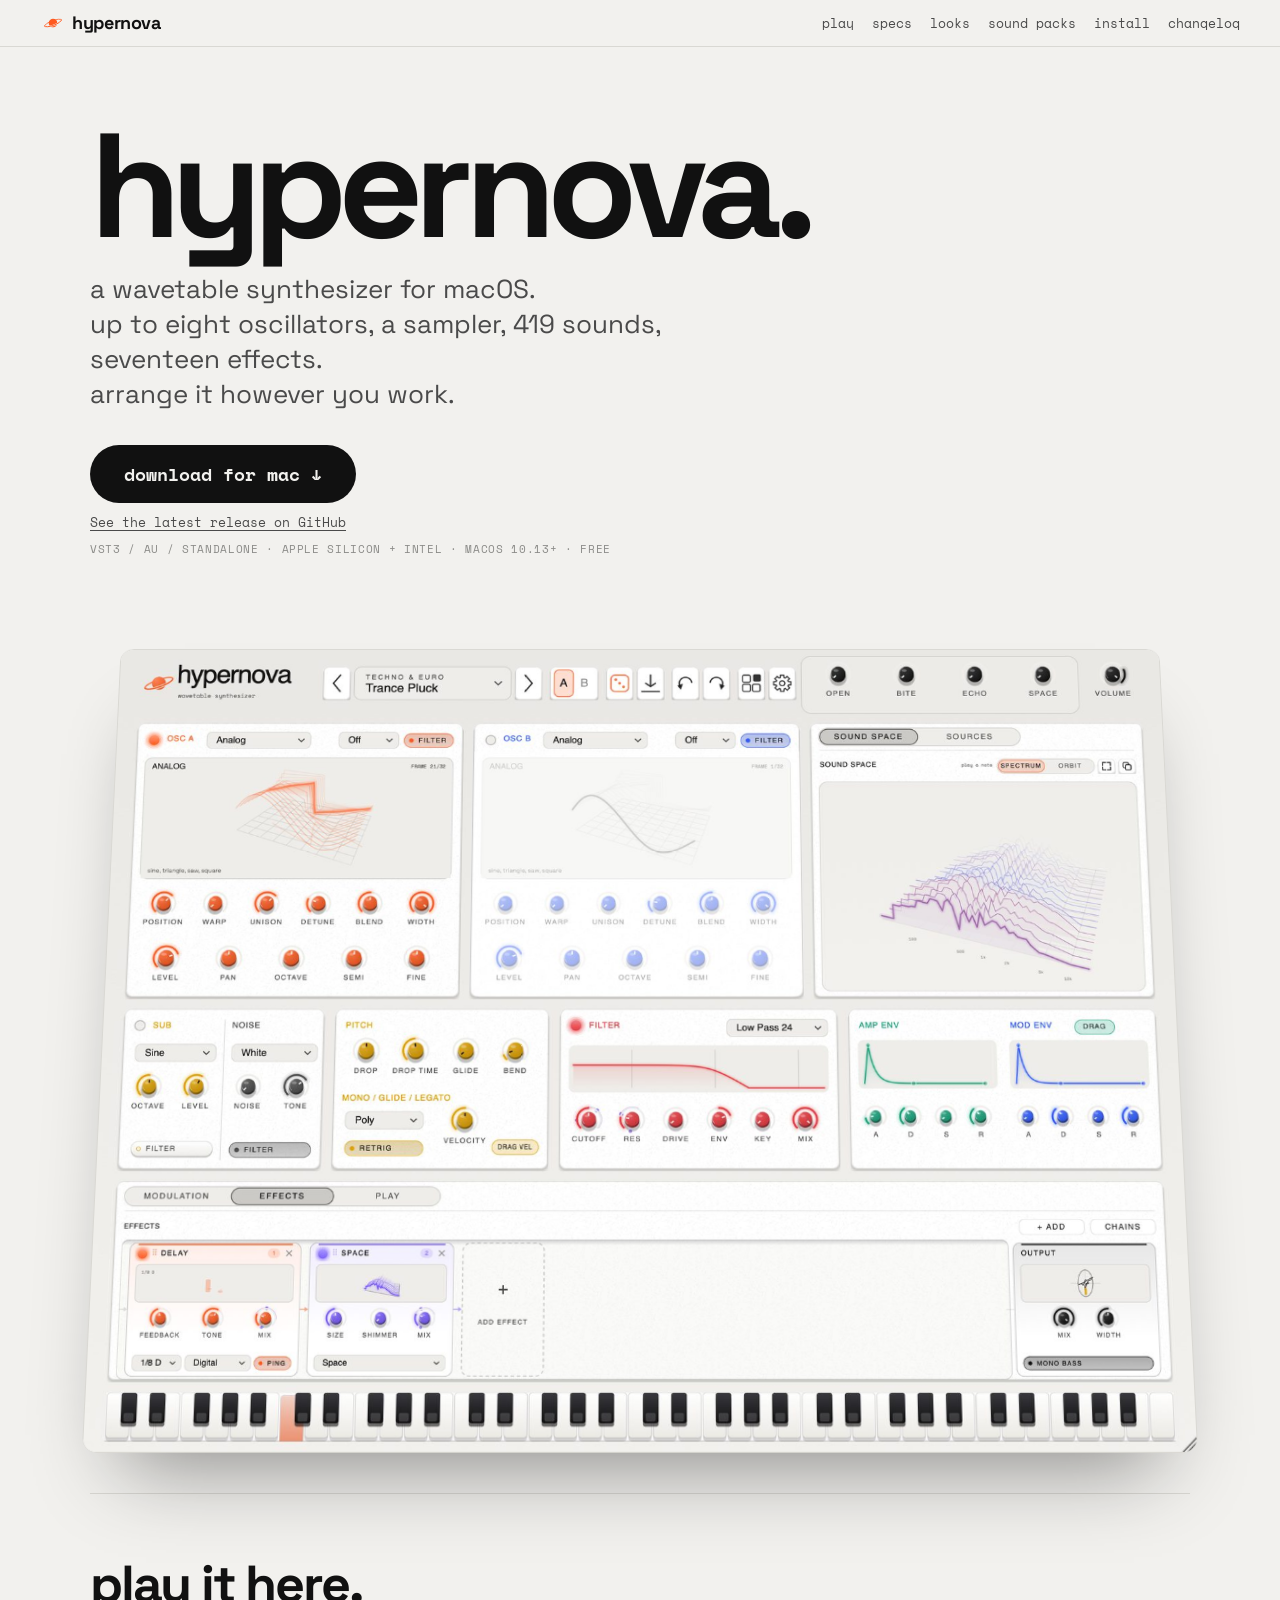
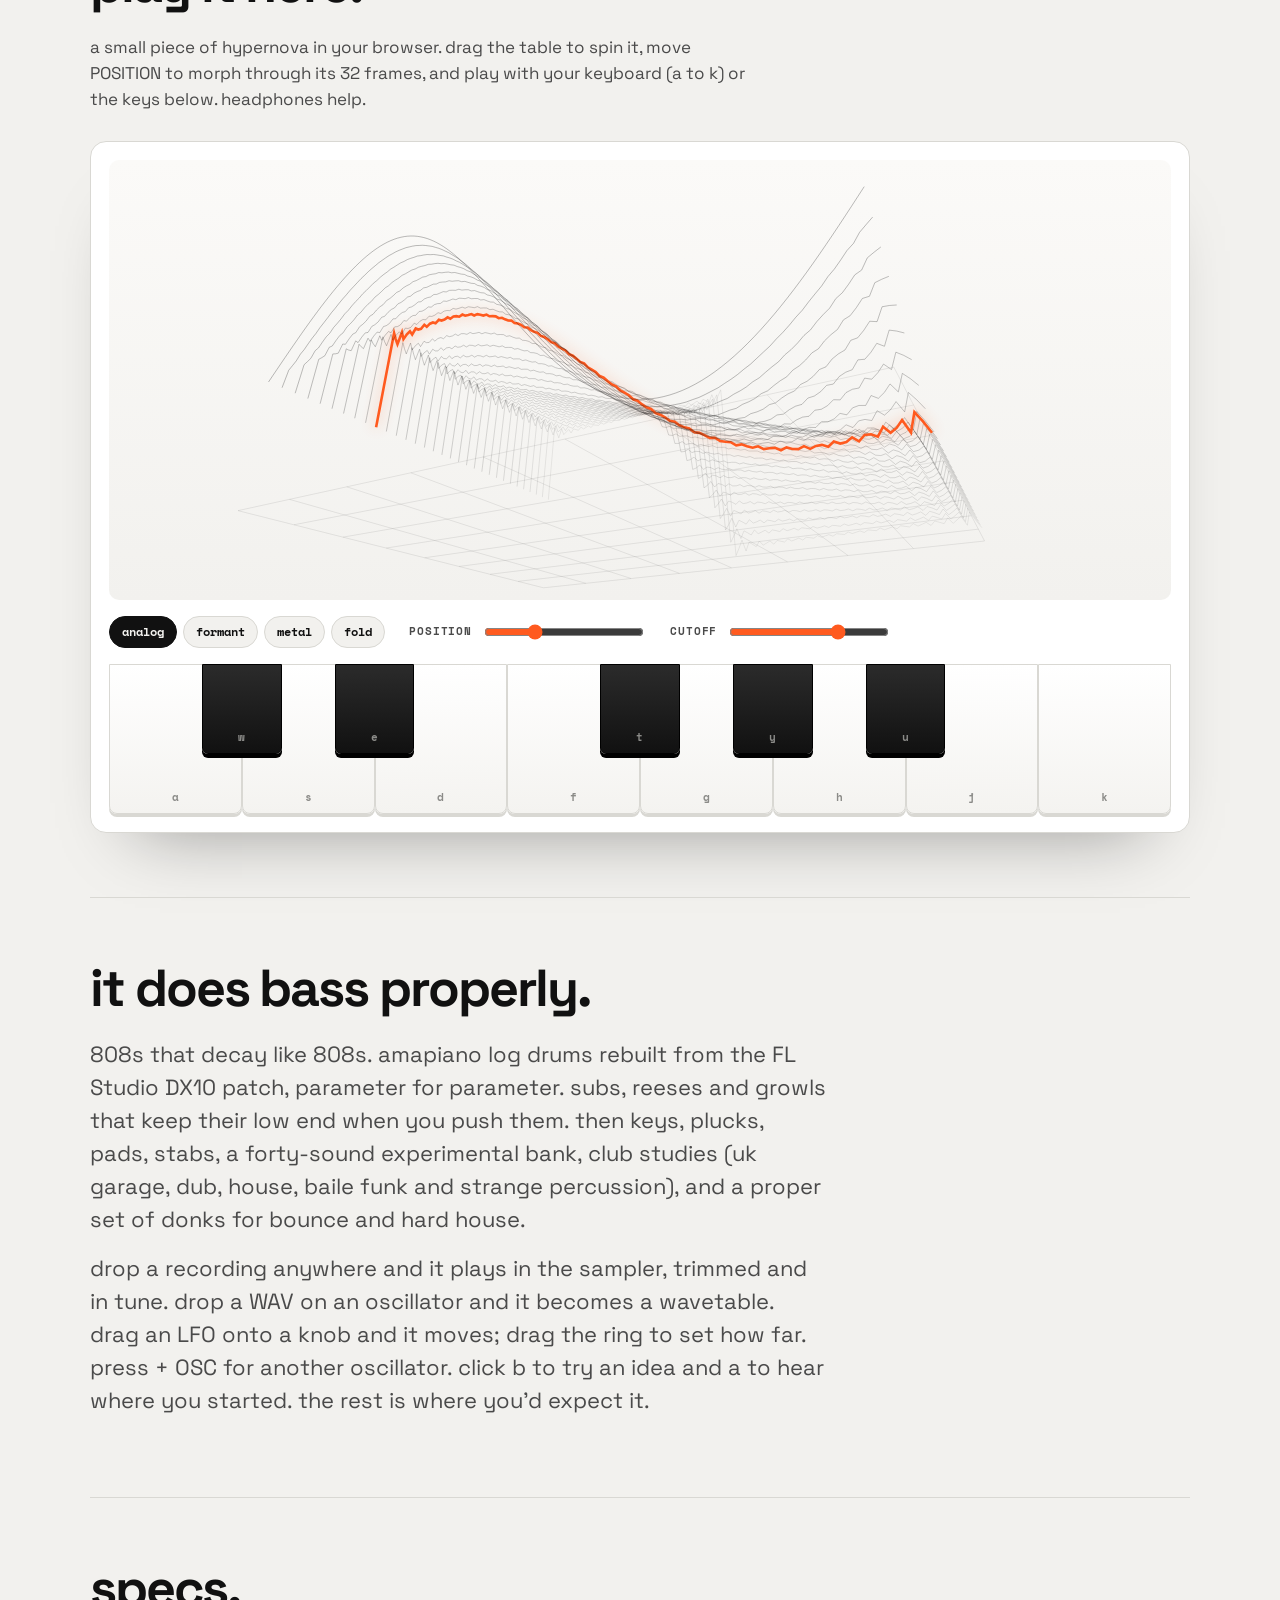
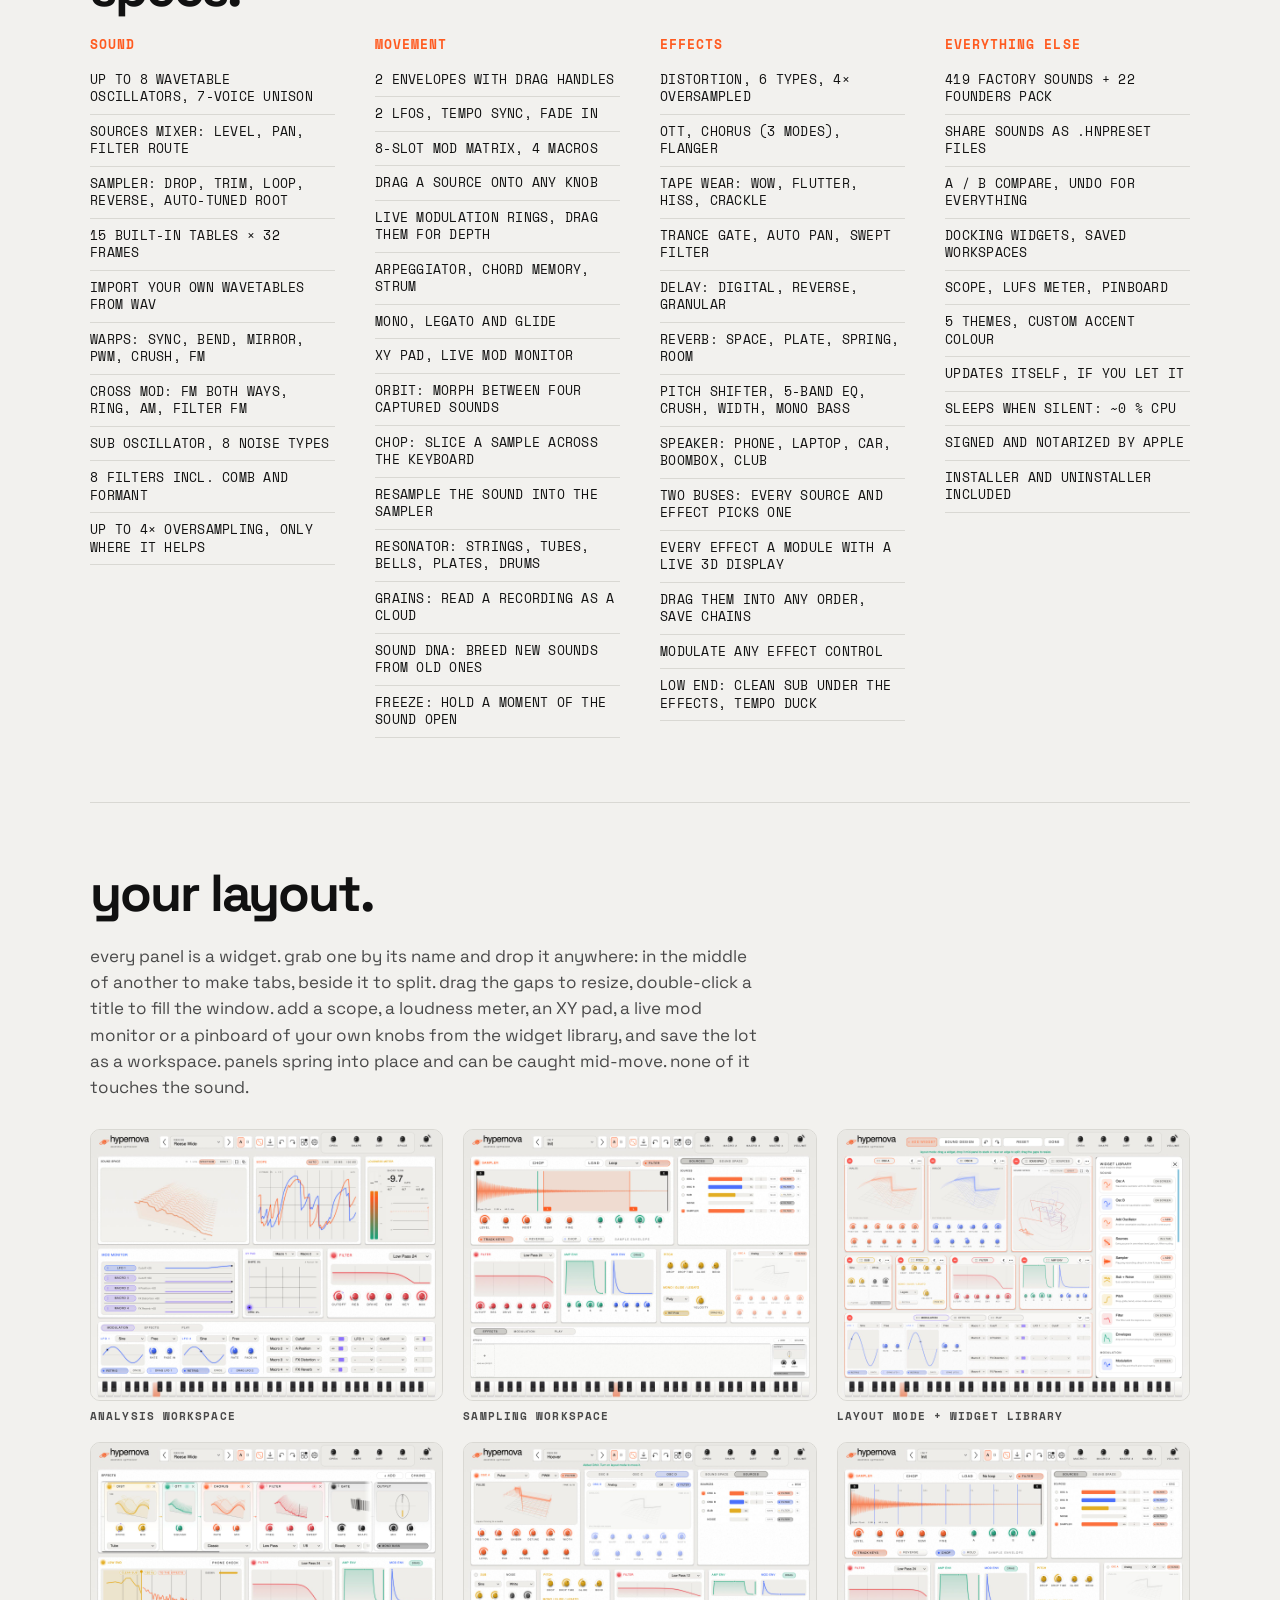
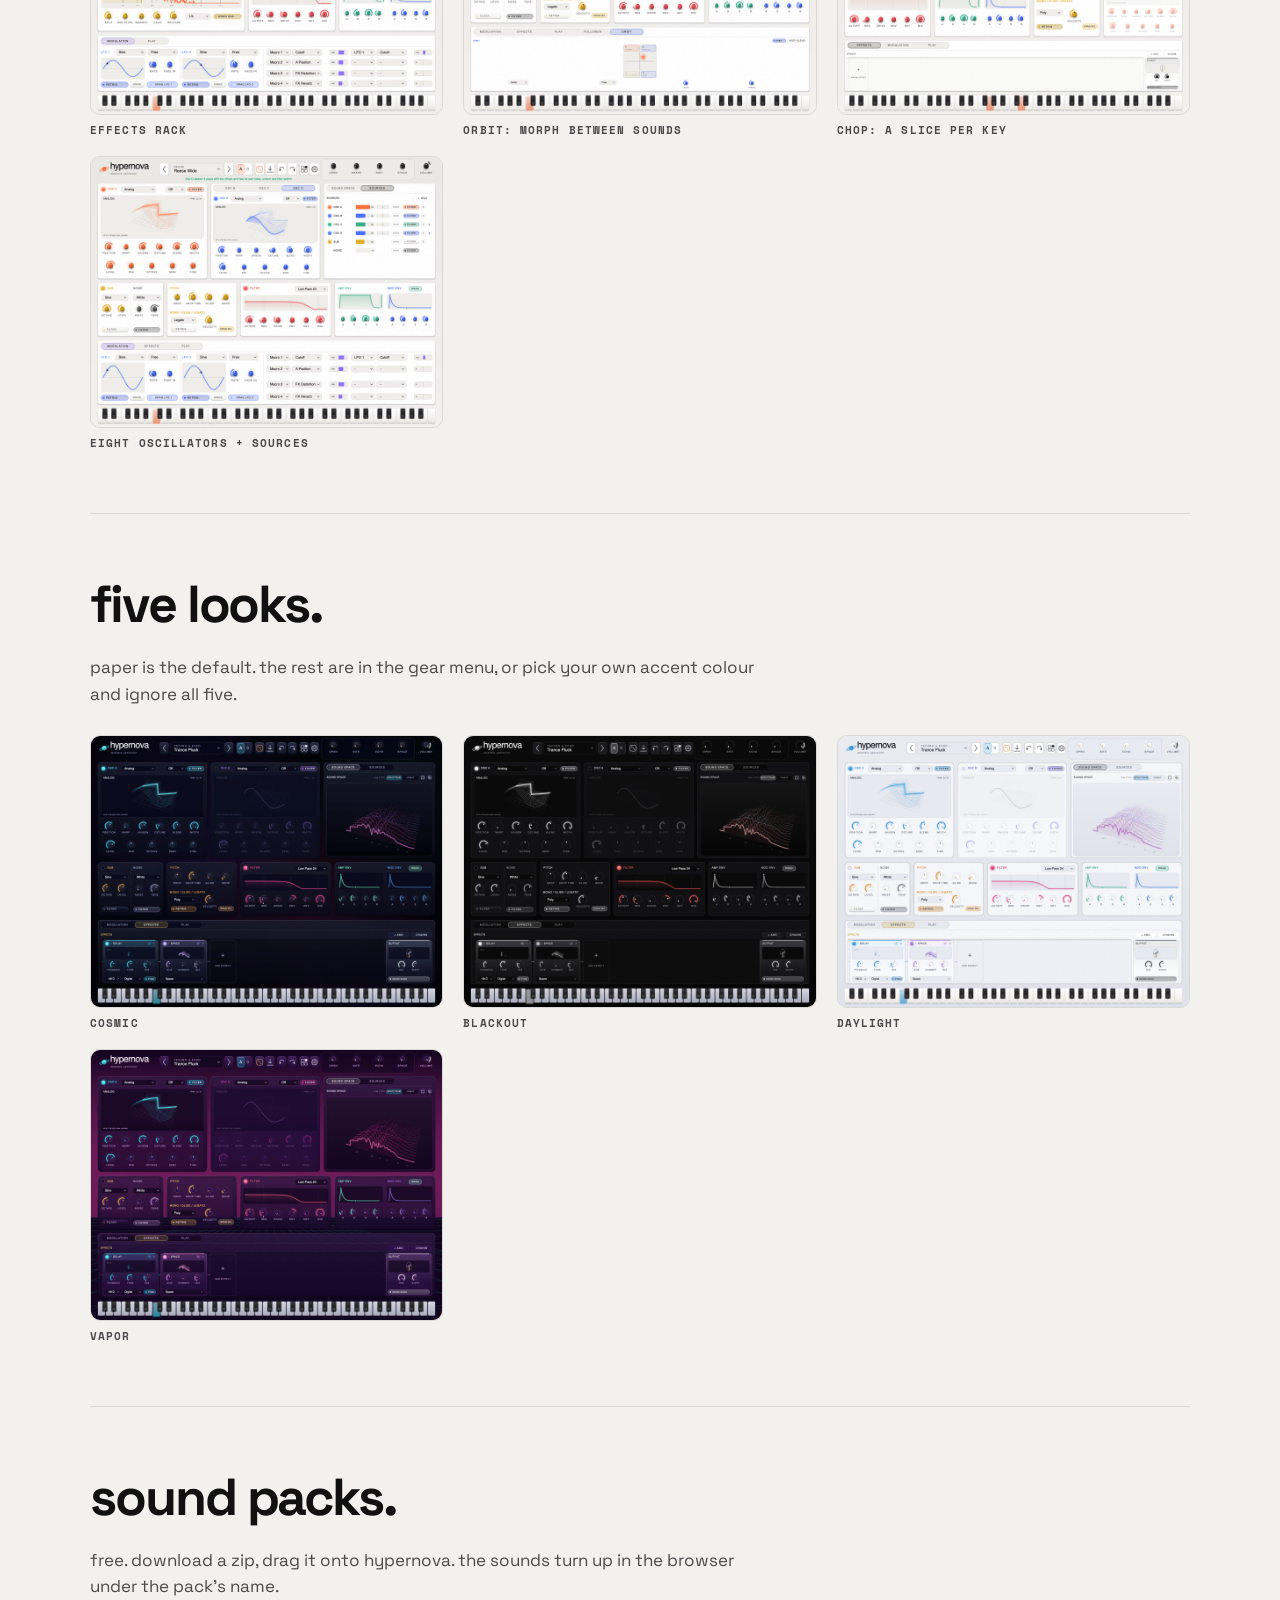
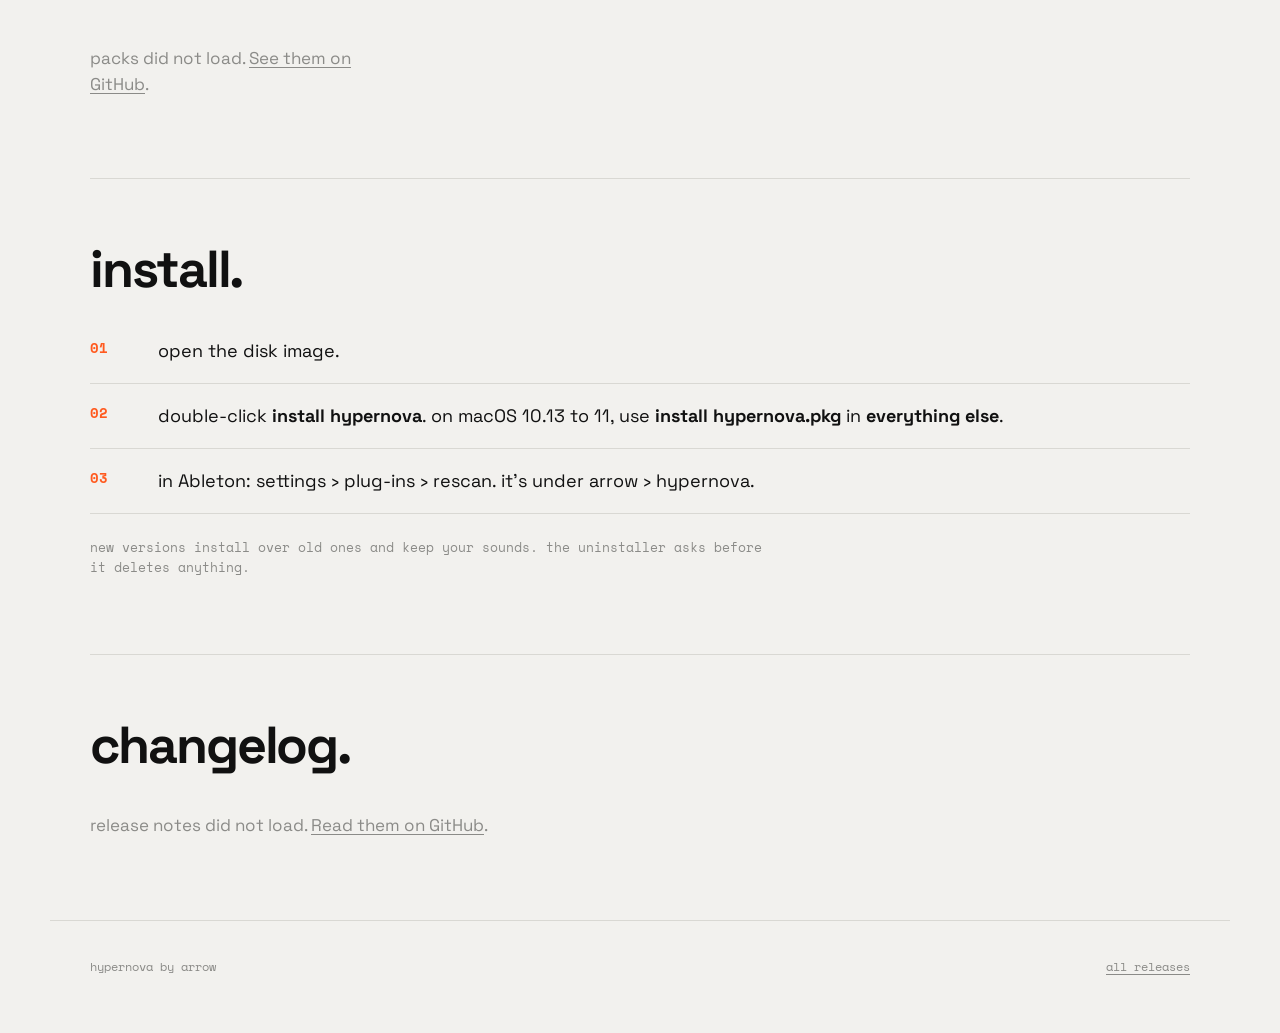
<file: docs/index.html>
<!doctype html>
<html lang="en">
<head>
  <meta charset="utf-8">
  <meta name="viewport" content="width=device-width, initial-scale=1, viewport-fit=cover">
  <title>Hypernova, a wavetable synthesizer for macOS</title>
  <meta name="description" content="Hypernova is a wavetable synthesizer for macOS. Up to eight oscillators, a sampler, 419 sounds, a panel layout you arrange yourself, wavetable import, cross modulation, morphing between captured sounds and seventeen effects in a rack, on two buses. VST3, AU and standalone, for Apple Silicon and Intel.">
  <meta name="theme-color" content="#f2f1ee">
  <meta name="color-scheme" content="light">
  <meta property="og:type" content="website">
  <meta property="og:title" content="Hypernova">
  <meta property="og:description" content="a wavetable synthesizer for macOS. VST3, AU and standalone.">
  <meta property="og:image" content="https://erinuckuzular-ai.github.io/Hypernova/assets/theme_paper.jpg">
  <meta name="twitter:card" content="summary_large_image">
  <link rel="icon" href="favicon.svg" type="image/svg+xml">
  <link rel="preconnect" href="https://fonts.googleapis.com">
  <link rel="preconnect" href="https://fonts.gstatic.com" crossorigin>
  <link rel="stylesheet" href="https://fonts.googleapis.com/css2?family=Space+Grotesk:wght@400;500;700&family=Space+Mono:wght@400;700&display=swap">
  <link rel="stylesheet" href="style.css?v=6">
  <script src="app.js?v=5" defer></script>
  <script src="play.js?v=5" defer></script>
</head>
<body>
  <a class="skip" href="#main">skip to content</a>

  <header class="top">
    <a class="brand" href="./" aria-label="Hypernova home">hypernova</a>
    <nav class="nav" aria-label="Sections">
      <a href="#play">play</a>
      <a href="#specs">specs</a>
      <a href="#looks">looks</a>
      <a href="#packs">sound packs</a>
      <a href="#install">install</a>
      <a href="#changelog">changelog</a>
    </nav>
  </header>

  <main id="main">
    <section class="hero" aria-labelledby="hero-title">
      <h1 id="hero-title">hypernova.</h1>
      <p class="tagline">a wavetable synthesizer for macOS.<br>up to eight oscillators, a sampler, 419 sounds, seventeen effects.<br>arrange it however you work.</p>

      <div class="cta">
        <a class="download" href="https://github.com/erinuckuzular-ai/Hypernova/releases/latest" id="download">download for mac</a>
        <p class="release-meta" id="release-meta" aria-live="polite">checking the latest release&hellip;</p>
        <p class="compat">VST3 / AU / STANDALONE &middot; APPLE SILICON + INTEL &middot; MACOS 10.13+ &middot; FREE</p>
      </div>

      <figure class="hero-shot" aria-label="Move the pointer to tilt">
        <img src="assets/theme_paper.jpg" width="1600" height="1232" fetchpriority="high"
             alt="The Hypernova editor in the Paper theme: two wavetable oscillators in 3D, Sound Space, filter, envelopes and the modulation deck.">
      </figure>
    </section>


    <section id="play" class="section play" aria-labelledby="play-title">
      <h2 id="play-title">play it here.</h2>
      <p class="lede">a small piece of hypernova in your browser. drag the table to spin it, move POSITION to morph through its 32 frames, and play with your keyboard (a to k) or the keys below. headphones help.</p>
      <div class="rig">
        <canvas id="wt3d" class="wt3d" aria-label="A 3D wavetable: 32 frames stacked in depth, the playing frame in orange." role="img"></canvas>
        <div class="controls">
          <div class="tables" role="group" aria-label="Wavetable">
            <button data-table="analog" aria-pressed="true">analog</button>
            <button data-table="formant" aria-pressed="false">formant</button>
            <button data-table="metal" aria-pressed="false">metal</button>
            <button data-table="fold" aria-pressed="false">fold</button>
          </div>
          <label class="slider">POSITION <input id="wt-pos" type="range" min="0" max="100" value="30"></label>
          <label class="slider">CUTOFF <input id="wt-cut" type="range" min="0" max="100" value="70"></label>
        </div>
        <div class="keys" aria-label="Keyboard"><button class="key white" data-note="48" aria-label="note 48"><span>a</span></button><button class="key white" data-note="50" aria-label="note 50"><span>s</span></button><button class="key white" data-note="52" aria-label="note 52"><span>d</span></button><button class="key white" data-note="53" aria-label="note 53"><span>f</span></button><button class="key white" data-note="55" aria-label="note 55"><span>g</span></button><button class="key white" data-note="57" aria-label="note 57"><span>h</span></button><button class="key white" data-note="59" aria-label="note 59"><span>j</span></button><button class="key white" data-note="60" aria-label="note 60"><span>k</span></button><button class="key black" data-note="49" style="--i:0" aria-label="note 49"><span>w</span></button><button class="key black" data-note="51" style="--i:1" aria-label="note 51"><span>e</span></button><button class="key black" data-note="54" style="--i:3" aria-label="note 54"><span>t</span></button><button class="key black" data-note="56" style="--i:4" aria-label="note 56"><span>y</span></button><button class="key black" data-note="58" style="--i:5" aria-label="note 58"><span>u</span></button></div>
      </div>
    </section>

    <section class="intro section">
      <h2>it does bass properly.</h2>
      <p>808s that decay like 808s. amapiano log drums rebuilt from the FL Studio DX10 patch, parameter for parameter. subs, reeses and growls that keep their low end when you push them. then keys, plucks, pads, stabs, a forty-sound experimental bank, club studies (uk garage, dub, house, baile funk and strange percussion), and a proper set of donks for bounce and hard house.</p>
      <p>drop a recording anywhere and it plays in the sampler, trimmed and in tune. drop a WAV on an oscillator and it becomes a wavetable. drag an LFO onto a knob and it moves; drag the ring to set how far. press + OSC for another oscillator. click b to try an idea and a to hear where you started. the rest is where you'd expect it.</p>
    </section>

    <section id="specs" class="section" aria-labelledby="specs-title">
      <h2 id="specs-title">specs.</h2>
      <div class="spec-grid">
        <div>
          <h3>sound</h3>
          <ul class="spec">
            <li>UP TO 8 WAVETABLE OSCILLATORS, 7-VOICE UNISON</li>
            <li>SOURCES MIXER: LEVEL, PAN, FILTER ROUTE</li>
            <li>SAMPLER: DROP, TRIM, LOOP, REVERSE, AUTO-TUNED ROOT</li>
            <li>15 BUILT-IN TABLES &times; 32 FRAMES</li>
            <li>IMPORT YOUR OWN WAVETABLES FROM WAV</li>
            <li>WARPS: SYNC, BEND, MIRROR, PWM, CRUSH, FM</li>
            <li>CROSS MOD: FM BOTH WAYS, RING, AM, FILTER FM</li>
            <li>SUB OSCILLATOR, 8 NOISE TYPES</li>
            <li>8 FILTERS INCL. COMB AND FORMANT</li>
            <li>UP TO 4&times; OVERSAMPLING, ONLY WHERE IT HELPS</li>
          </ul>
        </div>
        <div>
          <h3>movement</h3>
          <ul class="spec">
            <li>2 ENVELOPES WITH DRAG HANDLES</li>
            <li>2 LFOS, TEMPO SYNC, FADE IN</li>
            <li>8-SLOT MOD MATRIX, 4 MACROS</li>
            <li>DRAG A SOURCE ONTO ANY KNOB</li>
            <li>LIVE MODULATION RINGS, DRAG THEM FOR DEPTH</li>
            <li>ARPEGGIATOR, CHORD MEMORY, STRUM</li>
            <li>MONO, LEGATO AND GLIDE</li>
            <li>XY PAD, LIVE MOD MONITOR</li>
            <li>ORBIT: MORPH BETWEEN FOUR CAPTURED SOUNDS</li>
            <li>CHOP: SLICE A SAMPLE ACROSS THE KEYBOARD</li>
            <li>RESAMPLE THE SOUND INTO THE SAMPLER</li>
            <li>RESONATOR: STRINGS, TUBES, BELLS, PLATES, DRUMS</li>
            <li>GRAINS: READ A RECORDING AS A CLOUD</li>
            <li>SOUND DNA: BREED NEW SOUNDS FROM OLD ONES</li>
            <li>FREEZE: HOLD A MOMENT OF THE SOUND OPEN</li>
          </ul>
        </div>
        <div>
          <h3>effects</h3>
          <ul class="spec">
            <li>DISTORTION, 6 TYPES, 4&times; OVERSAMPLED</li>
            <li>OTT, CHORUS (3 MODES), FLANGER</li>
            <li>TAPE WEAR: WOW, FLUTTER, HISS, CRACKLE</li>
            <li>TRANCE GATE, AUTO PAN, SWEPT FILTER</li>
            <li>DELAY: DIGITAL, REVERSE, GRANULAR</li>
            <li>REVERB: SPACE, PLATE, SPRING, ROOM</li>
            <li>PITCH SHIFTER, 5-BAND EQ, CRUSH, WIDTH, MONO BASS</li>
            <li>SPEAKER: PHONE, LAPTOP, CAR, BOOMBOX, CLUB</li>
            <li>TWO BUSES: EVERY SOURCE AND EFFECT PICKS ONE</li>
            <li>EVERY EFFECT A MODULE WITH A LIVE 3D DISPLAY</li>
            <li>DRAG THEM INTO ANY ORDER, SAVE CHAINS</li>
            <li>MODULATE ANY EFFECT CONTROL</li>
            <li>LOW END: CLEAN SUB UNDER THE EFFECTS, TEMPO DUCK</li>
          </ul>
        </div>
        <div>
          <h3>everything else</h3>
          <ul class="spec">
            <li>419 FACTORY SOUNDS + 22 FOUNDERS PACK</li>
            <li>SHARE SOUNDS AS .HNPRESET FILES</li>
            <li>A / B COMPARE, UNDO FOR EVERYTHING</li>
            <li>DOCKING WIDGETS, SAVED WORKSPACES</li>
            <li>SCOPE, LUFS METER, PINBOARD</li>
            <li>5 THEMES, CUSTOM ACCENT COLOUR</li>
            <li>UPDATES ITSELF, IF YOU LET IT</li>
            <li>SLEEPS WHEN SILENT: ~0 % CPU</li>
            <li>SIGNED AND NOTARIZED BY APPLE</li>
            <li>INSTALLER AND UNINSTALLER INCLUDED</li>
          </ul>
        </div>
      </div>
    </section>

    <section id="layout" class="section" aria-labelledby="layout-title">
      <h2 id="layout-title">your layout.</h2>
      <p class="lede">every panel is a widget. grab one by its name and drop it anywhere: in the middle of another to make tabs, beside it to split. drag the gaps to resize, double-click a title to fill the window. add a scope, a loudness meter, an XY pad, a live mod monitor or a pinboard of your own knobs from the widget library, and save the lot as a workspace. panels spring into place and can be caught mid-move. none of it touches the sound.</p>
      <div class="shots">
        <figure class="shot">
          <img src="assets/widgets_analysis.jpg" width="1600" height="1232" loading="lazy" alt="The Analysis workspace: Sound Space, a scope locked to the note, a loudness meter, a mod monitor, an XY pad and the filter.">
          <figcaption>ANALYSIS WORKSPACE</figcaption>
        </figure>
        <figure class="shot">
          <img src="assets/widgets_sampling.jpg" width="1600" height="1232" loading="lazy" alt="The Sampling workspace: a sample's waveform with start, end and loop markers, over the filter, envelopes and effects.">
          <figcaption>SAMPLING WORKSPACE</figcaption>
        </figure>
        <figure class="shot">
          <img src="assets/widgets_layout.jpg" width="1600" height="1232" loading="lazy" alt="Layout mode: each panel has a handle and round buttons, and the widget library sits alongside.">
          <figcaption>LAYOUT MODE + WIDGET LIBRARY</figcaption>
        </figure>
        <figure class="shot">
          <img src="assets/widgets_effects.jpg" width="1600" height="1232" loading="lazy" alt="The Effects workspace: the effects rack, each effect a module with its own live display, over Low End, the filter and the envelopes.">
          <figcaption>EFFECTS RACK</figcaption>
        </figure>
        <figure class="shot">
          <img src="assets/widgets_orbit.jpg" width="1600" height="1232" loading="lazy" alt="The Orbit pad: four captured sounds at the corners of a square, with the point that morphs between them.">
          <figcaption>ORBIT: MORPH BETWEEN SOUNDS</figcaption>
        </figure>
        <figure class="shot">
          <img src="assets/widgets_chop.jpg" width="1600" height="1232" loading="lazy" alt="A sample cut into eight slices, each marked with the key it plays from.">
          <figcaption>CHOP: A SLICE PER KEY</figcaption>
        </figure>
        <figure class="shot">
          <img src="assets/widgets_sources.jpg" width="1600" height="1232" loading="lazy" alt="Two added oscillators as tabs beside Osc B, and the Sources mixer with a row for every source.">
          <figcaption>EIGHT OSCILLATORS + SOURCES</figcaption>
        </figure>
      </div>
    </section>

    <section id="looks" class="section" aria-labelledby="looks-title">
      <h2 id="looks-title">five looks.</h2>
      <p class="lede">paper is the default. the rest are in the gear menu, or pick your own accent colour and ignore all five.</p>
      <div class="shots">
        <figure class="shot">
          <img src="assets/theme_cosmic.jpg" width="1600" height="1232" loading="lazy" alt="Hypernova in the Cosmic theme.">
          <figcaption>COSMIC</figcaption>
        </figure>
        <figure class="shot">
          <img src="assets/theme_blackout.jpg" width="1600" height="1232" loading="lazy" alt="Hypernova in the Blackout theme.">
          <figcaption>BLACKOUT</figcaption>
        </figure>
        <figure class="shot">
          <img src="assets/theme_daylight.jpg" width="1600" height="1232" loading="lazy" alt="Hypernova in the Daylight theme.">
          <figcaption>DAYLIGHT</figcaption>
        </figure>
        <figure class="shot">
          <img src="assets/theme_vapor.jpg" width="1600" height="1232" loading="lazy" alt="Hypernova in the Vapor theme.">
          <figcaption>VAPOR</figcaption>
        </figure>
      </div>
    </section>

    <section id="packs" class="section" aria-labelledby="packs-title">
      <h2 id="packs-title">sound packs.</h2>
      <p class="lede">free. download a zip, drag it onto hypernova. the sounds turn up in the browser under the pack's name.</p>
      <div id="packs-list" class="packs" aria-live="polite">
        <p class="muted">loading packs&hellip;</p>
      </div>
    </section>

    <section id="install" class="section" aria-labelledby="install-title">
      <h2 id="install-title">install.</h2>
      <ol class="steps">
        <li><span class="n">01</span><p>open the disk image.</p></li>
        <li><span class="n">02</span><p>double-click <strong>install hypernova</strong>. on macOS 10.13 to 11, use <strong>install hypernova.pkg</strong> in <strong>everything else</strong>.</p></li>
        <li><span class="n">03</span><p>in Ableton: settings &rsaquo; plug-ins &rsaquo; rescan. it's under arrow &rsaquo; hypernova.</p></li>
      </ol>
      <p class="fineprint">new versions install over old ones and keep your sounds. the uninstaller asks before it deletes anything.</p>
    </section>

    <section id="changelog" class="section" aria-labelledby="changelog-title">
      <h2 id="changelog-title">changelog.</h2>
      <div id="releases" class="releases" aria-live="polite">
        <p class="muted">loading releases&hellip;</p>
      </div>
    </section>
  </main>

  <footer class="foot">
    <p>hypernova by arrow</p>
    <p><a href="https://github.com/erinuckuzular-ai/Hypernova/releases">all releases</a></p>
  </footer>
</body>
</html>
</file>
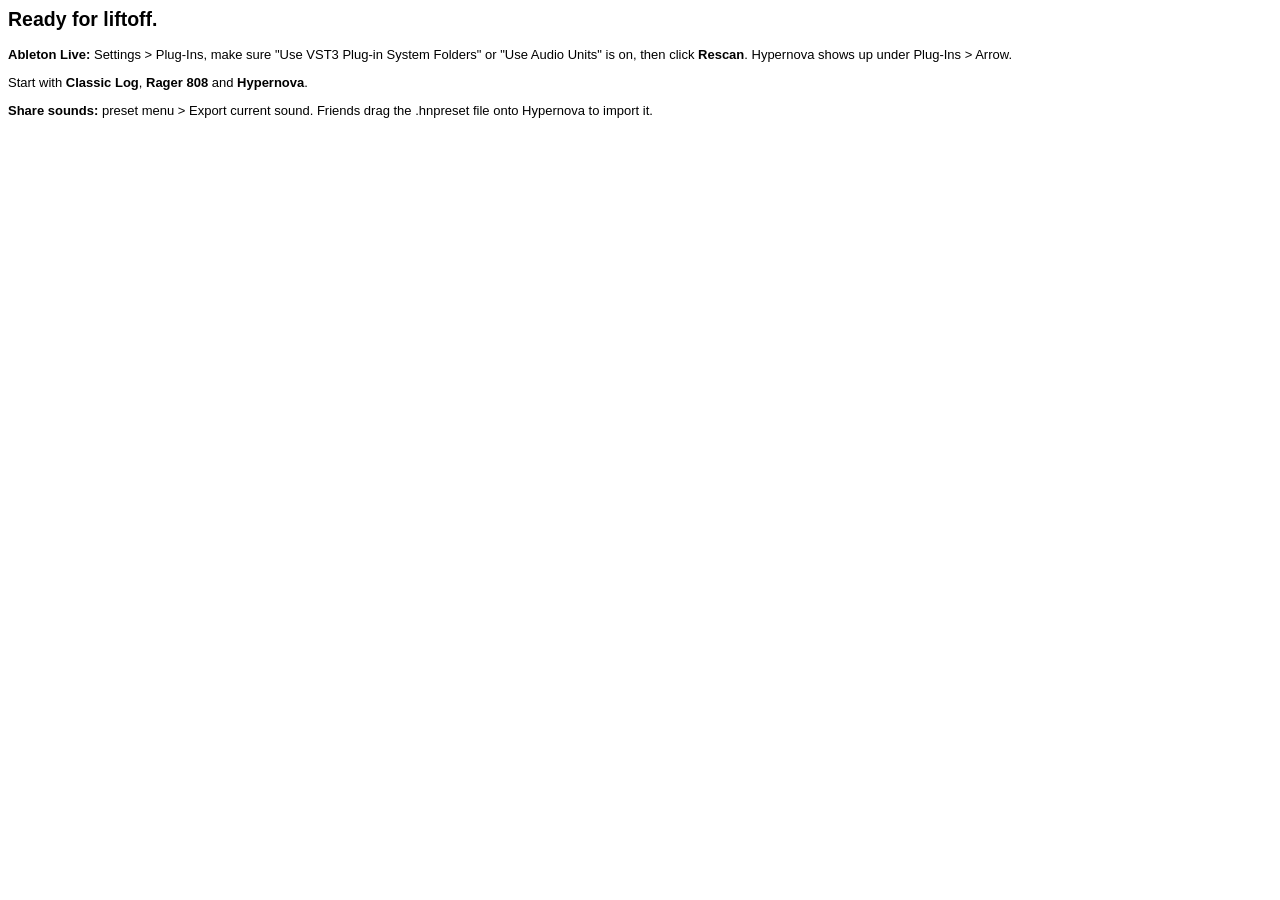
<file: packaging/resources/conclusion.html>
<html><body style="font-family: -apple-system, sans-serif; font-size: 13px;">
<h2>Ready for liftoff.</h2>
<p><b>Ableton Live:</b> Settings &gt; Plug-Ins, make sure "Use VST3 Plug-in System Folders" or "Use Audio Units" is on, then click <b>Rescan</b>.
Hypernova shows up under Plug-Ins &gt; Arrow.</p>
<p>Start with <b>Classic Log</b>, <b>Rager 808</b> and <b>Hypernova</b>.</p>
<p><b>Share sounds:</b> preset menu &gt; Export current sound. Friends drag the .hnpreset file onto Hypernova to import it.</p>
</body></html>
</file>
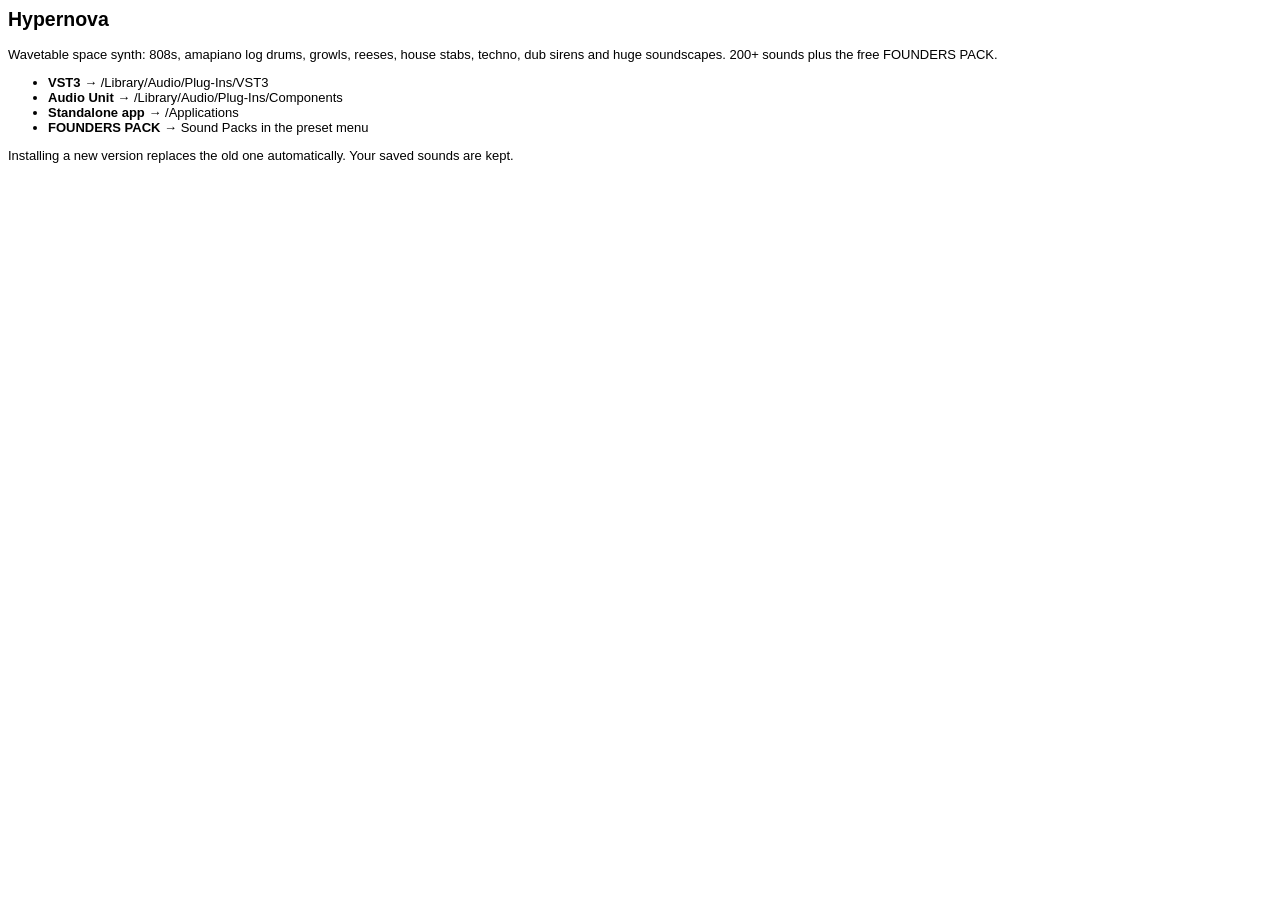
<file: packaging/resources/welcome.html>
<html><body style="font-family: -apple-system, sans-serif; font-size: 13px;">
<h2>Hypernova</h2>
<p>Wavetable space synth: 808s, amapiano log drums, growls, reeses, house stabs, techno, dub sirens and huge soundscapes. 200+ sounds plus the free FOUNDERS PACK.</p>
<ul>
  <li><b>VST3</b> &rarr; /Library/Audio/Plug-Ins/VST3</li>
  <li><b>Audio Unit</b> &rarr; /Library/Audio/Plug-Ins/Components</li>
  <li><b>Standalone app</b> &rarr; /Applications</li>
  <li><b>FOUNDERS PACK</b> &rarr; Sound Packs in the preset menu</li>
</ul>
<p>Installing a new version replaces the old one automatically. Your saved sounds are kept.</p>
</body></html>
</file>
<file: docs/style.css>
/* hypernova site. light, quiet, specific. one accent colour. */
:root {
  --bg: #f2f1ee;
  --card: #ffffff;
  --ink: #111111;
  --ink-2: #4a4a4a;
  --ink-3: #8b8b88;
  --rule: #d9d8d3;
  --accent: #ff5a1f;
  --mono: "Space Mono", ui-monospace, Menlo, monospace;
  --sans: "Space Grotesk", ui-sans-serif, -apple-system, "Helvetica Neue", sans-serif;
  --gutter: 16px;
  --max: 1180px;
}
@media (min-width: 720px) { :root { --gutter: 40px; } }

* { box-sizing: border-box; }
html { -webkit-text-size-adjust: 100%; scroll-behavior: smooth; }
@media (prefers-reduced-motion: reduce) { html { scroll-behavior: auto; } }
body {
  margin: 0;
  background: var(--bg);
  color: var(--ink);
  font: 400 17px/1.55 var(--sans);
  -webkit-font-smoothing: antialiased;
  overflow-x: hidden;
}
img { max-width: 100%; height: auto; display: block; }
a { color: inherit; text-decoration-thickness: 1px; text-underline-offset: 3px; }
a:hover { color: var(--accent); }
strong { font-weight: 700; }
code { font-family: var(--mono); font-size: 0.9em; }

.skip { position: absolute; left: -9999px; }
.skip:focus { left: var(--gutter); top: 8px; background: var(--ink); color: var(--bg); padding: 6px 10px; z-index: 10; }

/* header */
.top {
  position: sticky; top: 0; z-index: 5;
  display: flex; align-items: center; justify-content: space-between; gap: 16px;
  padding: 14px var(--gutter);
  background: rgba(242, 241, 238, 0.9);
  backdrop-filter: blur(8px);
  border-bottom: 1px solid var(--rule);
}
.brand { font: 700 18px/1 var(--sans); letter-spacing: -0.02em; text-decoration: none; }
.brand::before { content: ""; display: inline-block; width: 26px; height: 16px; background: url("assets/mark.svg") center / contain no-repeat; margin-right: 6px; vertical-align: -2px; }
.nav { display: flex; gap: 18px; font: 400 13px/1 var(--mono); overflow-x: auto; }
.nav a { text-decoration: none; color: var(--ink-2); white-space: nowrap; }
.nav a:hover { color: var(--accent); }
@media (max-width: 640px) { .nav a:not([href="#packs"]):not([href="#changelog"]) { display: none; } }

main { max-width: var(--max); margin: 0 auto; padding: 0 var(--gutter); }

/* hero */
.hero { padding: 72px 0 40px; }
.hero h1 { font: 700 clamp(56px, 12vw, 148px)/0.9 var(--sans); letter-spacing: -0.06em; margin: 0 0 20px; }
.tagline { font-size: clamp(19px, 2.4vw, 26px); line-height: 1.35; max-width: 40rem; margin: 0 0 32px; color: var(--ink-2); }
.cta { display: flex; flex-direction: column; align-items: flex-start; gap: 10px; margin-bottom: 48px; }
.download {
  display: inline-block;
  background: var(--ink); color: var(--bg);
  font: 700 18px/1 var(--mono); text-transform: lowercase;
  padding: 20px 34px; border-radius: 999px; text-decoration: none;
  transition: background 0.15s ease;
}
.download::after { content: " \2193"; }
.download:hover, .download:focus-visible { background: var(--accent); color: var(--ink); }
.release-meta { margin: 0; font: 400 13px/1.4 var(--mono); color: var(--ink-2); }
.release-meta .sep { color: var(--ink-3); margin: 0 0.6em; }
.release-meta .ver { color: var(--ink); font-weight: 700; }
.compat { margin: 0; font: 400 11px/1.5 var(--mono); letter-spacing: 0.06em; color: var(--ink-3); }
.hero-shot {
  margin: 0; border-radius: 14px; overflow: hidden; background: var(--card); border: 1px solid var(--rule);
  box-shadow: 0 50px 80px -40px rgba(0, 0, 0, 0.45), 0 2px 0 rgba(255, 255, 255, 0.9) inset;
  transform: perspective(1600px) rotateX(8deg); transform-origin: 50% 80%;
  transition: transform 0.25s ease-out; will-change: transform;
}
@media (prefers-reduced-motion: reduce) { .hero-shot { transform: none; transition: none; } }

/* sections */
.section { padding: 64px 0; border-top: 1px solid var(--rule); }
.section h2 { font: 700 clamp(30px, 4.6vw, 52px)/1 var(--sans); letter-spacing: -0.04em; margin: 0 0 24px; }
.intro p { font-size: clamp(18px, 2vw, 22px); line-height: 1.5; max-width: 46rem; color: var(--ink-2); margin: 0 0 16px; }
.lede { max-width: 42rem; color: var(--ink-2); margin: 0 0 28px; }
.muted { color: var(--ink-3); }
.fineprint { font: 400 13px/1.5 var(--mono); color: var(--ink-3); max-width: 42rem; margin-top: 24px; }

/* specs: the long list, in capitals, like a data sheet */
.spec-grid { display: grid; gap: 28px 40px; grid-template-columns: repeat(auto-fit, minmax(240px, 1fr)); }
.spec-grid h3 { font: 700 13px/1 var(--mono); text-transform: uppercase; letter-spacing: 0.08em; color: var(--accent); margin: 0 0 12px; }
.spec { list-style: none; margin: 0; padding: 0; }
.spec li { font: 400 12.5px/1.4 var(--mono); letter-spacing: 0.02em; padding: 8px 0; border-bottom: 1px solid var(--rule); }

/* screenshots */
.shots { display: grid; gap: 20px; grid-template-columns: repeat(auto-fit, minmax(280px, 1fr)); }
.shot { margin: 0; }
.shot img { border-radius: 10px; border: 1px solid var(--rule); background: var(--card); }
.shot figcaption { font: 700 11px/1 var(--mono); letter-spacing: 0.1em; margin-top: 10px; color: var(--ink-2); }

/* sound packs */
.packs { display: grid; gap: 16px; grid-template-columns: repeat(auto-fill, minmax(260px, 1fr)); }
.pack { background: var(--card); border: 1px solid var(--rule); border-radius: 12px; padding: 18px 20px; display: flex; flex-direction: column; gap: 10px; }
.pack h3 { margin: 0; font: 700 20px/1.1 var(--sans); letter-spacing: -0.02em; }
.pack .notes p { margin: 0 0 6px; color: var(--ink-2); font-size: 15px; }
.pack-foot { margin-top: auto; display: flex; align-items: center; gap: 12px; flex-wrap: wrap; font: 400 12px/1 var(--mono); }
.pack-download { background: var(--ink); color: var(--bg); padding: 10px 16px; border-radius: 999px; text-decoration: none; font: 700 13px/1 var(--mono); }
.pack-download:hover { background: var(--accent); color: var(--ink); }

/* install */
.steps { list-style: none; margin: 0; padding: 0; display: grid; gap: 0; }
.steps li { display: grid; grid-template-columns: 56px 1fr; gap: 12px; padding: 18px 0; border-bottom: 1px solid var(--rule); }
.steps .n { font: 700 14px/1.6 var(--mono); color: var(--accent); }
.steps p { margin: 0; font-size: 18px; }

/* changelog */
.releases { display: grid; gap: 0; }
.release { padding: 24px 0; border-bottom: 1px solid var(--rule); }
.release-head { display: flex; align-items: baseline; flex-wrap: wrap; gap: 8px 14px; margin-bottom: 10px; }
.release-head h3 { margin: 0; font: 700 22px/1 var(--sans); letter-spacing: -0.02em; }
.release-head time { font: 400 12px/1 var(--mono); color: var(--ink-3); }
.badge { font: 700 10px/1 var(--mono); text-transform: uppercase; letter-spacing: 0.08em; background: var(--accent); color: var(--ink); padding: 4px 7px; border-radius: 4px; }
.badge.pre { background: var(--rule); }
.release-head .links { margin-left: auto; font: 400 13px/1 var(--mono); }
.notes { color: var(--ink-2); max-width: 48rem; }
.notes > :first-child { margin-top: 0; }
.notes > :last-child { margin-bottom: 0; }
.notes p { margin: 0 0 12px; }
.notes h1, .notes h2, .notes h3, .notes h4 { font: 700 15px/1.3 var(--mono); color: var(--ink); margin: 18px 0 8px; text-transform: lowercase; }
.notes ul, .notes ol { margin: 0 0 12px; padding-left: 1.2em; }
.notes li { margin: 6px 0; }
.notes li::marker { color: var(--accent); }
.notes strong { color: var(--ink); }
.older-title { font: 700 12px/1 var(--mono); text-transform: uppercase; letter-spacing: 0.08em; color: var(--ink-3); margin: 28px 0 0; }
details.release summary { cursor: pointer; list-style: none; }
details.release summary::-webkit-details-marker { display: none; }
details.release summary .release-head { margin-bottom: 0; }
details.release summary .release-head::after { content: "+"; margin-left: auto; font: 400 20px/1 var(--mono); color: var(--ink-3); }
details.release[open] summary .release-head::after { content: "\2212"; }
details.release[open] .notes { margin-top: 12px; }

/* footer */
.foot { max-width: var(--max); margin: 0 auto; padding: 40px var(--gutter) 60px; display: flex; justify-content: space-between; gap: 16px; flex-wrap: wrap; font: 400 12px/1 var(--mono); color: var(--ink-3); border-top: 1px solid var(--rule); }
.foot p { margin: 0; }

/* ---------------- play it here ---------------- */
.rig { background: var(--card); border: 1px solid var(--rule); border-radius: 16px; padding: 18px; display: grid; gap: 16px;
       box-shadow: 0 40px 70px -45px rgba(0, 0, 0, 0.4); }
.wt3d { width: 100%; height: clamp(240px, 42vw, 440px); display: block; cursor: grab; touch-action: none; border-radius: 10px;
        background: linear-gradient(#fbfaf8, #f2f1ee); }
.wt3d:active { cursor: grabbing; }
.controls { display: flex; flex-wrap: wrap; gap: 14px 24px; align-items: center; }
.tables { display: flex; gap: 6px; flex-wrap: wrap; }
.tables button { font: 700 12px/1 var(--mono); padding: 9px 12px; border-radius: 999px; border: 1px solid var(--rule); background: var(--bg); color: var(--ink); cursor: pointer; }
.tables button[aria-pressed="true"] { background: var(--ink); color: var(--bg); border-color: var(--ink); }
.slider { display: flex; align-items: center; gap: 10px; font: 700 11px/1 var(--mono); letter-spacing: 0.08em; color: var(--ink-2); }
.slider input { width: 160px; accent-color: var(--accent); }
.keys { position: relative; display: grid; grid-template-columns: repeat(8, 1fr); height: 150px; user-select: none; }
.key { border: 1px solid var(--rule); cursor: pointer; font: 700 11px/1 var(--mono); color: var(--ink-3); display: flex; align-items: flex-end; justify-content: center; padding-bottom: 10px; }
.key.white { background: linear-gradient(#ffffff, #f4f3f0); border-radius: 0 0 8px 8px; box-shadow: 0 3px 0 #d9d8d3; }
.key.white.down { transform: translateY(2px); box-shadow: 0 1px 0 #d9d8d3; background: #ffe3d6; }
.key.black { position: absolute; top: 0; width: calc(100% / 8 * 0.6); height: 60%; left: calc(100% / 8 * (var(--i) + 1) - 100% / 8 * 0.3);
             background: linear-gradient(#2b2b2b, #111); color: #8b8b88; border-color: #000; border-radius: 0 0 6px 6px; box-shadow: 0 4px 0 #000; z-index: 1; }
.key.black.down { transform: translateY(2px); box-shadow: 0 2px 0 #000; background: var(--accent); color: var(--ink); }
@media (max-width: 520px) { .key span { display: none; } .slider input { width: 120px; } }
</file>
